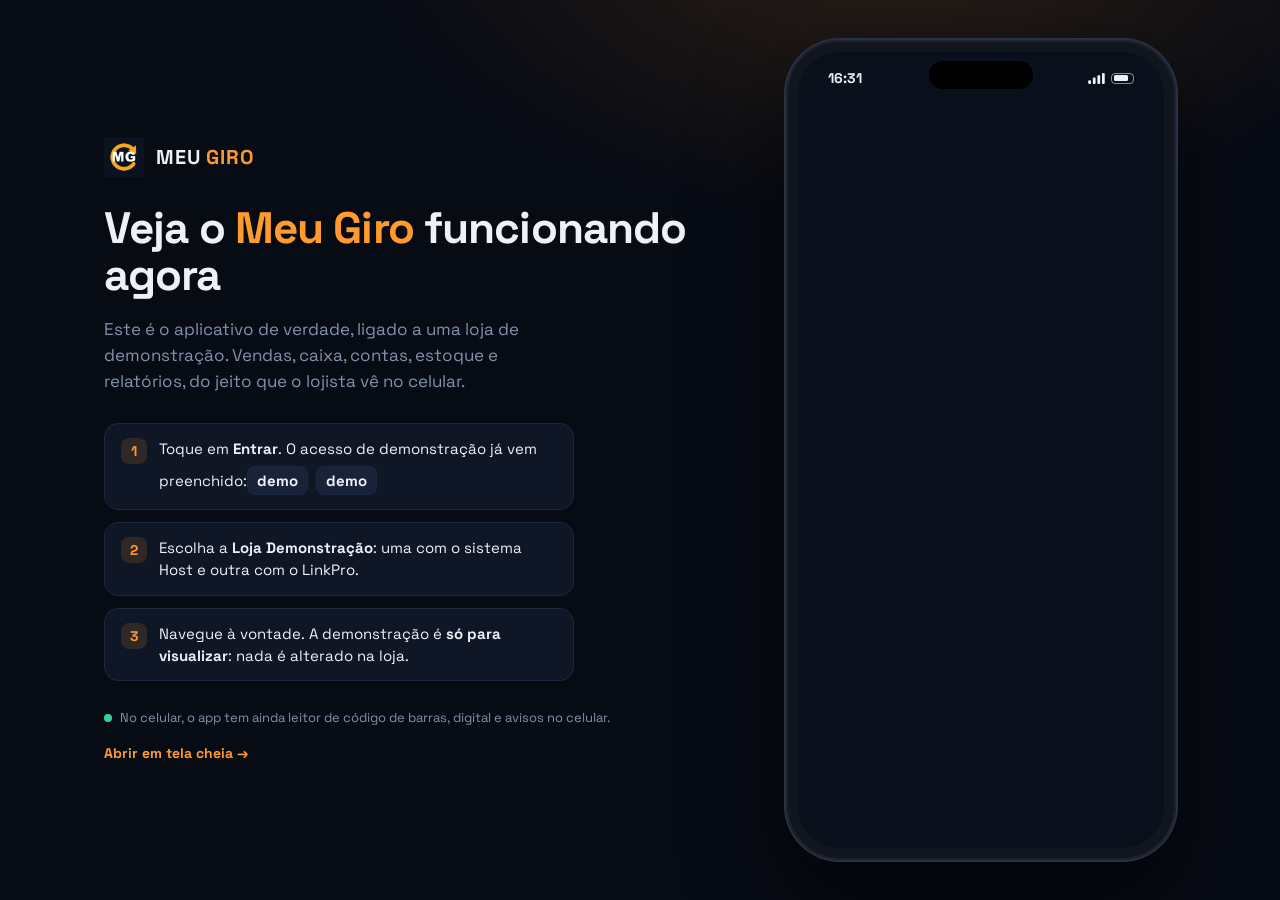
<file: demo.html>
<!doctype html>
<html lang="pt-BR">
<head>
<meta charset="utf-8">
<meta name="viewport" content="width=device-width, initial-scale=1">
<title>Meu Giro - Demonstração</title>
<meta name="description" content="Veja o aplicativo Meu Giro funcionando com uma loja de demonstração.">
<link rel="icon" type="image/svg+xml" href="vinny-mark.svg">
<link rel="preconnect" href="https://fonts.googleapis.com">
<link rel="preconnect" href="https://fonts.gstatic.com" crossorigin>
<link href="https://fonts.googleapis.com/css2?family=Space+Grotesk:wght@400;500;600;700&display=swap" rel="stylesheet">
<style>
  :root {
    --bg: #070b14; --card: #0f1626; --line: #1c2740; --text: #eef2f8; --muted: #8391ab;
    --orange: #ff9a2e; --green: #34d399;
  }
  * { box-sizing: border-box; margin: 0; padding: 0; }
  html, body { min-height: 100%; background: var(--bg); color: var(--text); font-family: "Space Grotesk", "Segoe UI", sans-serif; }
  body { background: radial-gradient(900px 520px at 70% -10%, rgba(255,138,30,.16), transparent 60%), var(--bg); }
  .wrap { max-width: 1120px; margin: 0 auto; padding: 40px 24px; display: grid; grid-template-columns: 1fr auto; gap: 56px; align-items: center; min-height: 100vh; }
  .marca { display: flex; align-items: center; gap: 12px; margin-bottom: 28px; }
  .marca img { height: 40px; }
  .marca b { font-size: 20px; letter-spacing: .04em; } .marca b span { color: var(--orange); }
  h1 { font-size: 44px; line-height: 1.08; letter-spacing: -.02em; margin-bottom: 16px; }
  h1 em { font-style: normal; color: var(--orange); }
  .sub { font-size: 17px; color: var(--muted); line-height: 1.55; max-width: 470px; margin-bottom: 28px; }
  .passos { list-style: none; display: grid; gap: 12px; margin-bottom: 28px; max-width: 470px; }
  .passos li { display: flex; gap: 12px; align-items: flex-start; background: var(--card); border: 1px solid var(--line); border-radius: 14px; padding: 14px 16px; font-size: 15px; line-height: 1.45; }
  .passos .n { flex: none; width: 26px; height: 26px; border-radius: 8px; background: rgba(255,154,46,.14); color: var(--orange); font-weight: 700; display: grid; place-items: center; font-size: 14px; }
  .cred { display: inline-flex; gap: 8px; margin-top: 6px; }
  .cred code { background: #182238; border: 1px solid var(--line); border-radius: 8px; padding: 3px 9px; font-family: "Space Grotesk", monospace; font-weight: 700; color: var(--text); }
  .nota { font-size: 13px; color: var(--muted); display: flex; gap: 8px; align-items: center; }
  .nota i { width: 8px; height: 8px; border-radius: 50%; background: var(--green); display: inline-block; }
  .abrir { display: inline-block; margin-top: 18px; color: var(--orange); font-weight: 700; text-decoration: none; font-size: 14px; }

  .celular { width: 390px; height: 820px; border-radius: 54px; padding: 12px; background: #11151d;
    box-shadow: 0 0 0 2px #2a3140, 0 40px 90px rgba(0,0,0,.6), inset 0 0 0 2px #1d2230; }
  .tela { width: 100%; height: 100%; border-radius: 42px; overflow: hidden; background: #0a0f1c; display: flex; flex-direction: column; }
  /* barra de status de mentira: o recorte fica aqui, o app começa embaixo (como a área segura do iPhone) */
  .status { flex: none; height: 46px; display: flex; align-items: center; justify-content: space-between; padding: 6px 30px 0; font-size: 14px; font-weight: 700; position: relative; }
  .status::after { content: ""; position: absolute; top: 9px; left: 50%; transform: translateX(-50%); width: 104px; height: 28px; border-radius: 18px; background: #000; }
  .status .ic { display: flex; gap: 6px; align-items: center; }
  .status .bat { width: 23px; height: 11px; border: 1.5px solid rgba(238,242,248,.55); border-radius: 4px; padding: 1.5px; }
  .status .bat i { display: block; width: 80%; height: 100%; background: var(--text); border-radius: 1.5px; }
  .tela iframe { flex: 1; width: 100%; border: 0; display: block; background: #0a0f1c; }

  @media (max-width: 900px) {
    .wrap { grid-template-columns: 1fr; gap: 28px; padding: 24px 16px; min-height: auto; }
    h1 { font-size: 32px; }
    .celular { width: 100%; max-width: 420px; height: 80vh; min-height: 640px; margin: 0 auto; border-radius: 36px; padding: 8px; }
    .tela { border-radius: 30px; }
    .status { display: none; }
  }
</style>
</head>
<body>
<main class="wrap">
  <section>
    <div class="marca"><img src="meugiro-logo.png" alt="Meu Giro"><b>MEU <span>GIRO</span></b></div>
    <h1>Veja o <em>Meu Giro</em> funcionando agora</h1>
    <p class="sub">Este é o aplicativo de verdade, ligado a uma loja de demonstração. Vendas, caixa, contas, estoque e relatórios, do jeito que o lojista vê no celular.</p>
    <ol class="passos">
      <li><span class="n">1</span><div>Toque em <b>Entrar</b>. O acesso de demonstração já vem preenchido:<div class="cred"><code>demo</code><code>demo</code></div></div></li>
      <li><span class="n">2</span><div>Escolha a <b>Loja Demonstração</b>: uma com o sistema Host e outra com o LinkPro.</div></li>
      <li><span class="n">3</span><div>Navegue à vontade. A demonstração é <b>só para visualizar</b>: nada é alterado na loja.</div></li>
    </ol>
    <p class="nota"><i></i>No celular, o app tem ainda leitor de código de barras, digital e avisos no celular.</p>
    <a class="abrir" href="https://api.vinnytecnologia.com.br/demo/" target="_blank" rel="noopener">Abrir em tela cheia &rarr;</a>
  </section>
  <div class="celular">
    <div class="tela">
      <div class="status">
        <span id="hora">9:41</span>
        <span class="ic">
          <svg width="17" height="11" viewBox="0 0 18 12" fill="#eef2f8"><rect x="0" y="8" width="3" height="4" rx="1"/><rect x="5" y="5" width="3" height="7" rx="1"/><rect x="10" y="2.5" width="3" height="9.5" rx="1"/><rect x="15" y="0" width="3" height="12" rx="1"/></svg>
          <span class="bat"><i></i></span>
        </span>
      </div>
      <iframe src="https://api.vinnytecnologia.com.br/demo/" title="Aplicativo Meu Giro (demonstração)" allow="clipboard-write"></iframe>
    </div>
  </div>
<script>
  (function () {
    var el = document.getElementById('hora');
    function tick() { var d = new Date(); el.textContent = d.getHours() + ':' + String(d.getMinutes()).padStart(2, '0'); }
    tick(); setInterval(tick, 20000);
  })();
</script>
</main>
</body>
</html>
</file>
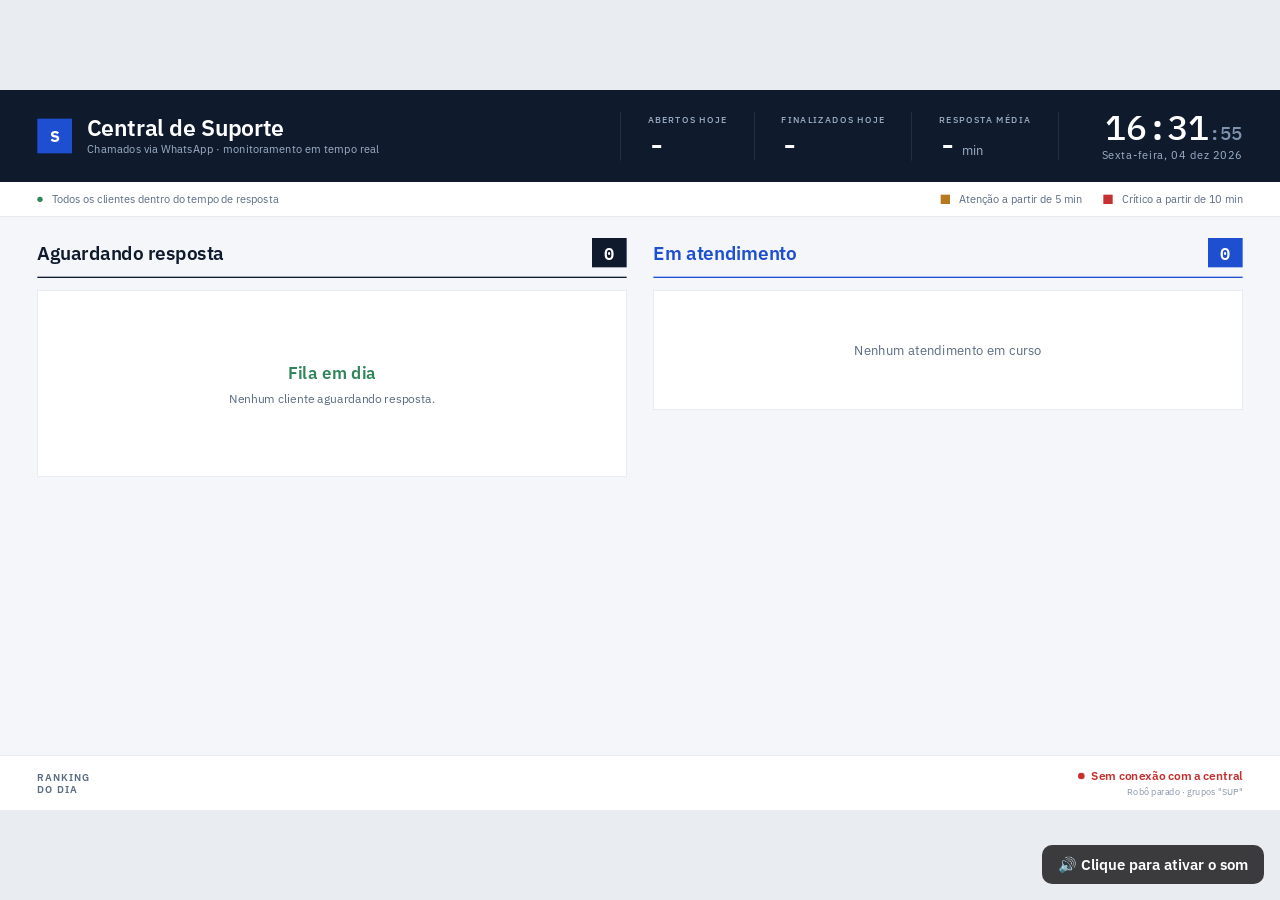
<file: tv-suporte.html>
<!doctype html>
<html lang="pt-BR">
<head>
<meta charset="utf-8">
<meta name="viewport" content="width=device-width, initial-scale=1">
<title>Suporte na TV</title>
<link rel="icon" href="vinny-mark.svg">
<link rel="preconnect" href="https://fonts.googleapis.com">
<link rel="preconnect" href="https://fonts.gstatic.com" crossorigin>
<link href="https://fonts.googleapis.com/css2?family=Chakra+Petch:wght@400;500;600;700&family=JetBrains+Mono:wght@400;600;800&family=IBM+Plex+Sans:wght@400;500;600;700&family=IBM+Plex+Mono:wght@400;500;600&display=swap" rel="stylesheet">
<style>
/* TV do suporte (chamados dos grupos "SUP" do WhatsApp). Dois temas: Escuro (neon) e Claro (corporativo).
   Tela fixa de 1920x1080 escalada pro tamanho da TV. Tema automático (claro 8h-15h, escuro 15h-8h); tecla T troca até a próxima virada, N mostra um chamado de teste. */
html, body { margin: 0; padding: 0; overflow: hidden; height: 100%; }
* { box-sizing: border-box; }
#stage { position: fixed; inset: 0; overflow: hidden; }
#tela { position: absolute; left: 0; top: 0; width: 1920px; height: 1080px; transform-origin: 0 0; overflow: hidden;
  display: grid; grid-template-rows: auto auto 1fr auto; }
.mono { font-variant-numeric: tabular-nums; }
.so-escuro, .so-claro { display: none; }
body.escuro .so-escuro, body.claro .so-claro { display: initial; }
body.escuro .so-escuro.flex, body.claro .so-claro.flex { display: flex; }

@keyframes pulse { 0%,100% { opacity: 1; transform: scale(1) } 50% { opacity: .35; transform: scale(.8) } }
@keyframes pisca { 0%,100% { opacity: 1 } 50% { opacity: .35 } }
@keyframes scan { 0% { transform: translateY(-100%) } 100% { transform: translateY(1100%) } }
@keyframes shrink { from { transform: scaleX(1) } to { transform: scaleX(0) } }
@keyframes popIn { 0% { opacity: 0; transform: scale(.92) translateY(30px); filter: blur(10px) } 100% { opacity: 1; transform: none; filter: none } }
@keyframes rise { 0% { opacity: 0; transform: translateY(24px) } 100% { opacity: 1; transform: none } }
@keyframes fadeIn { from { opacity: 0 } to { opacity: 1 } }
@keyframes ring { 0% { transform: translate(-50%,-50%) scale(.4); opacity: .9 } 100% { transform: translate(-50%,-50%) scale(2.4); opacity: 0 } }
@keyframes slideIn { from { opacity: 0; transform: translateX(-24px) } to { opacity: 1; transform: none } }
@keyframes stripe { from { background-position: 0 0 } to { background-position: 56px 0 } }
@keyframes glowText { 0%,100% { text-shadow: 0 0 18px rgba(91,231,255,.55) } 50% { text-shadow: 0 0 36px rgba(91,231,255,.95) } }
@keyframes critDark { 0%,100% { box-shadow: 0 0 0 1px rgba(255,77,94,.9), 0 0 30px rgba(255,77,94,.35) } 50% { box-shadow: 0 0 0 1px rgba(255,77,94,.4), 0 0 70px rgba(255,77,94,.7) } }
@keyframes critLight { 0%,100% { box-shadow: 0 0 0 1px rgba(197,48,48,.9), 0 6px 18px rgba(197,48,48,.12) } 50% { box-shadow: 0 0 0 3px rgba(197,48,48,.55), 0 6px 26px rgba(197,48,48,.28) } }

/* ===================== TEMA ESCURO ===================== */
body.escuro { background: #03050b; font-family: 'Chakra Petch', sans-serif; }
body.escuro #tela { background: radial-gradient(ellipse 70% 55% at 15% 0%, rgba(40,90,170,.22), transparent 70%),
  radial-gradient(ellipse 60% 50% at 100% 100%, rgba(120,60,200,.16), transparent 70%), #04070f; color: #e8f1ff;
  padding: 36px 48px 28px; gap: 24px; }
body.escuro .grade { position: absolute; inset: 0; pointer-events: none; background-size: 48px 48px;
  background-image: linear-gradient(rgba(91,231,255,.045) 1px, transparent 1px), linear-gradient(90deg, rgba(91,231,255,.045) 1px, transparent 1px); }
body.escuro .scan { position: absolute; left: 0; right: 0; height: 90px; pointer-events: none;
  background: linear-gradient(180deg, transparent, rgba(91,231,255,.05), transparent); animation: scan 9s linear infinite; }
body.escuro .mono, body.escuro .num { font-family: 'JetBrains Mono', monospace; }

body.escuro header { position: relative; display: grid; grid-template-columns: 1fr auto auto; align-items: center; gap: 48px; }
.logo-d { position: relative; width: 64px; height: 64px; border: 1.5px solid rgba(91,231,255,.7); transform: rotate(45deg); display: grid; place-items: center;
  box-shadow: 0 0 24px rgba(91,231,255,.35), inset 0 0 18px rgba(91,231,255,.25); }
.logo-d i { width: 22px; height: 22px; background: #5be7ff; box-shadow: 0 0 20px #5be7ff; animation: pulse 2.4s ease-in-out infinite; }
body.escuro .tit1 { font-size: 44px; font-weight: 700; letter-spacing: .14em; line-height: 1; animation: glowText 4s ease-in-out infinite; }
body.escuro .tit2 { font-family: 'JetBrains Mono', monospace; font-size: 16px; letter-spacing: .32em; color: #7d93b8; }
body.escuro .kpis { display: flex; gap: 16px; }
body.escuro .kpi { min-width: 190px; padding: 14px 26px; border: 1px solid rgba(91,231,255,.22); display: flex; flex-direction: column-reverse; gap: 6px;
  background: linear-gradient(180deg, rgba(91,231,255,.08), rgba(91,231,255,.02));
  clip-path: polygon(14px 0, 100% 0, 100% calc(100% - 14px), calc(100% - 14px) 100%, 0 100%, 0 14px); }
body.escuro .kpi .v { font-family: 'JetBrains Mono', monospace; font-size: 48px; font-weight: 800; line-height: 1; }
body.escuro .kpi .l { font-size: 15px; letter-spacing: .22em; color: #7d93b8; font-weight: 600; }
body.escuro .kpi .u { font-size: 20px; font-weight: 600; margin-left: 8px; }
body.escuro #kAbertos { color: #fff; } body.escuro #kFin { color: #7dffb2; } body.escuro #kResp, body.escuro .kpi .u { color: #5be7ff; }
body.escuro .relogio { display: flex; flex-direction: column; align-items: flex-end; gap: 6px; min-width: 260px; }
body.escuro #hora { font-family: 'JetBrains Mono', monospace; font-size: 62px; font-weight: 600; line-height: 1; color: #fff; }
body.escuro #hora span { color: #5be7ff; font-size: 34px; }
body.escuro #data { font-size: 17px; letter-spacing: .24em; color: #7d93b8; font-weight: 600; }

body.escuro .faixa { height: 46px; display: flex; align-items: center; gap: 18px; padding: 0 22px; position: relative; }
body.escuro .faixa.ok { gap: 14px; border-top: 1px solid rgba(91,231,255,.14); border-bottom: 1px solid rgba(91,231,255,.14);
  font-family: 'JetBrains Mono', monospace; font-size: 15px; letter-spacing: .2em; color: #5d7396; }
body.escuro .faixa.crit { background: repeating-linear-gradient(135deg, rgba(255,77,94,.22) 0 14px, rgba(255,77,94,.08) 14px 28px); background-size: 56px 100%;
  animation: stripe 1.2s linear infinite; border: 1px solid rgba(255,77,94,.7); color: #ffd9dd; font-size: 21px; font-weight: 600; letter-spacing: .08em; }
body.escuro .faixa.warn { border: 1px solid rgba(255,200,61,.6); background: rgba(255,200,61,.1); color: #ffe8a8; font-size: 21px; font-weight: 600; letter-spacing: .08em; }
.faixa .pt { width: 12px; height: 12px; border-radius: 50%; flex: none; }
body.escuro .faixa.crit .pt { background: #ff4d5e; box-shadow: 0 0 14px #ff4d5e; animation: pulse .8s infinite; }
body.escuro .faixa.warn .pt { background: #ffc83d; box-shadow: 0 0 14px #ffc83d; animation: pulse 1.4s infinite; }
body.escuro .faixa.ok .pt { width: 8px; height: 8px; background: #7dffb2; box-shadow: 0 0 10px #7dffb2; }
body.escuro .faixa b { color: #fff; font-weight: 700; letter-spacing: .2em; }
body.escuro .faixa .nomes { color: #fff; font-weight: 700; letter-spacing: .04em; white-space: nowrap; overflow: hidden; text-overflow: ellipsis; }
.faixa .linha { flex: 1; height: 1px; }
body.escuro .faixa .linha { background: linear-gradient(90deg, rgba(91,231,255,.25), transparent); }
.faixa .sw { width: 18px; height: 4px; }

body.escuro main { position: relative; display: grid; grid-template-columns: minmax(0,1fr) minmax(0,1fr); gap: 40px; min-height: 0; }
.col { display: flex; flex-direction: column; gap: 18px; min-height: 0; }
.col-h { display: flex; align-items: center; gap: 18px; }
body.escuro .col-h .dia { width: 14px; height: 14px; transform: rotate(45deg); }
body.escuro .col-h .t { font-size: 34px; font-weight: 700; letter-spacing: .24em; }
body.escuro .col-h .linha { flex: 1; height: 1px; }
body.escuro .col-h .n { font-family: 'JetBrains Mono', monospace; font-size: 40px; font-weight: 800; }
body.escuro .esp .dia { background: #ffc83d; box-shadow: 0 0 16px #ffc83d; animation: pulse 1.6s infinite; }
body.escuro .esp .t, body.escuro .esp .n { color: #ffc83d; } body.escuro .esp .linha { background: linear-gradient(90deg, rgba(255,200,61,.5), transparent); }
body.escuro .atd .dia { background: #5be7ff; box-shadow: 0 0 16px #5be7ff; }
body.escuro .atd .t, body.escuro .atd .n { color: #5be7ff; } body.escuro .atd .linha { background: linear-gradient(90deg, rgba(91,231,255,.5), transparent); }
.lista { display: flex; flex-direction: column; gap: 14px; min-height: 0; overflow-y: auto; scrollbar-width: none; }
.lista::-webkit-scrollbar { display: none; }
.lista > * { flex-shrink: 0; }
.lista.mais { -webkit-mask-image: linear-gradient(#000 88%, transparent); mask-image: linear-gradient(#000 88%, transparent); }

/* card aguardando (escuro) */
body.escuro .cw { position: relative; padding: 20px 28px 18px 32px; display: flex; flex-direction: column; gap: 12px;
  background: linear-gradient(90deg, var(--tint), rgba(12,20,38,.75) 55%); border: 1px solid var(--borda);
  clip-path: polygon(18px 0, 100% 0, 100% calc(100% - 18px), calc(100% - 18px) 100%, 0 100%, 0 18px); }
body.escuro .cw.novo { animation: slideIn .5s ease-out; }
body.escuro .cw.crit { animation: critDark 1.2s ease-in-out infinite; }
body.escuro .cw .barra-l { position: absolute; left: 0; top: 18px; bottom: 0; width: 4px; background: var(--cor); box-shadow: 0 0 16px var(--cor); }
.cw .topo, .ca .topo { display: grid; grid-template-columns: minmax(0,1fr) auto; gap: 24px; align-items: start; }
.cw .info, .ca .info { display: flex; flex-direction: column; gap: 6px; min-width: 0; }
body.escuro .cw .g { font-size: 32px; font-weight: 700; letter-spacing: .04em; line-height: 1.1; }
.g, .uma { white-space: nowrap; overflow: hidden; text-overflow: ellipsis; }
body.escuro .cw .c { font-size: 19px; color: #8aa0c4; } body.escuro .cw .c b { color: #d8e4f7; font-weight: 600; }
body.escuro .cw .m { font-size: 21px; color: #c3d1e8; line-height: 1.35; }
.m2 { display: -webkit-box; -webkit-line-clamp: 2; -webkit-box-orient: vertical; overflow: hidden; }
.tempo { display: flex; flex-direction: column; align-items: flex-end; gap: 2px; }
body.escuro .cw .tm { font-family: 'JetBrains Mono', monospace; font-size: 46px; font-weight: 800; line-height: 1; color: var(--cor); text-shadow: 0 0 22px var(--cor); }
body.escuro .cw .lb { font-size: 14px; letter-spacing: .24em; color: var(--cor); font-weight: 600; }
.prog { position: relative; height: 6px; }
body.escuro .prog { background: rgba(255,255,255,.07); }
.prog .p { position: absolute; left: 0; top: 0; bottom: 0; background: var(--cor); }
body.escuro .prog .p { box-shadow: 0 0 12px var(--cor); }
.prog .marca { position: absolute; left: 50%; top: -4px; bottom: -4px; width: 2px; }
body.escuro .prog .marca { background: rgba(255,200,61,.8); }

/* card em atendimento (escuro) */
body.escuro .ca { position: relative; display: grid; grid-template-columns: auto minmax(0,1fr) auto; gap: 22px; align-items: center;
  padding: 18px 28px 18px 22px; background: linear-gradient(90deg, rgba(91,231,255,.09), rgba(12,20,38,.75) 50%);
  border: 1px solid rgba(91,231,255,.22); clip-path: polygon(18px 0, 100% 0, 100% calc(100% - 18px), calc(100% - 18px) 100%, 0 100%, 0 18px); }
body.escuro .ca.novo { animation: slideIn .5s ease-out; }
body.escuro .ca.crit { border-color: rgba(255,77,94,.7); animation: critDark 1.2s ease-in-out infinite; }
body.escuro .ca.warn { border-color: rgba(255,200,61,.6); }
body.escuro .ca .av { width: 68px; height: 68px; border-radius: 50%; border: 2px solid var(--tec); display: grid; place-items: center;
  box-shadow: 0 0 20px var(--tecg), inset 0 0 14px var(--tecg); font-size: 24px; font-weight: 700; color: var(--tec); }
body.escuro .ca .g { font-size: 28px; font-weight: 700; letter-spacing: .04em; line-height: 1.1; }
body.escuro .ca .c { font-size: 19px; color: #8aa0c4; } body.escuro .ca .c b { color: var(--tec); font-weight: 700; }
body.escuro .ca .m { font-size: 19px; color: #aebdd6; }
body.escuro .ca .tm { font-family: 'JetBrains Mono', monospace; font-size: 34px; font-weight: 700; color: #d8e4f7; line-height: 1; }
body.escuro .ca .lb { font-size: 13px; letter-spacing: .24em; color: #5d7396; font-weight: 600; }
body.escuro .ca.warn .tm, body.escuro .ca.warn .lb { color: #ffc83d; }
body.escuro .ca.crit .tm, body.escuro .ca.crit .lb { color: #ff4d5e; text-shadow: 0 0 18px #ff4d5e; }

body.escuro .vazio-w { flex: 1; min-height: 300px; display: flex; flex-direction: column; align-items: center; justify-content: center; gap: 18px;
  border: 1px dashed rgba(125,255,178,.25); color: #7dffb2; }
body.escuro .vazio-w .bola { width: 70px; height: 70px; border: 2px solid #7dffb2; border-radius: 50%; display: grid; place-items: center; box-shadow: 0 0 30px rgba(125,255,178,.3); }
body.escuro .vazio-w .bola i { width: 14px; height: 14px; border-radius: 50%; background: #7dffb2; animation: pulse 2s infinite; }
body.escuro .vazio-w .t1 { font-size: 28px; font-weight: 600; letter-spacing: .16em; }
body.escuro .vazio-w .t2 { font-size: 19px; color: #7d93b8; }
body.escuro .vazio-a { min-height: 200px; display: flex; align-items: center; justify-content: center; border: 1px dashed rgba(91,231,255,.2); font-size: 22px; color: #5d7396; letter-spacing: .1em; }

body.escuro footer { position: relative; display: grid; grid-template-columns: auto minmax(0,1fr) auto; gap: 28px; align-items: center; padding-top: 18px; border-top: 1px solid rgba(91,231,255,.16); }
body.escuro .rk-t { font-family: 'JetBrains Mono', monospace; font-size: 15px; letter-spacing: .26em; color: #5d7396; }
.rank { display: flex; gap: 14px; min-width: 0; }
.rk { flex: 1; min-width: 0; display: flex; flex-direction: column; gap: 8px; }
body.escuro .rk { padding: 10px 16px; background: rgba(91,231,255,.03); border: 1px solid rgba(91,231,255,.12); }
body.escuro .rk.lider { background: rgba(91,231,255,.09); }
.rk .ln { display: flex; align-items: baseline; gap: 10px; white-space: nowrap; }
body.escuro .rk .ps { font-family: 'JetBrains Mono', monospace; font-size: 15px; color: #5d7396; }
body.escuro .rk .nm { font-size: 20px; font-weight: 700; color: var(--cor); overflow: hidden; text-overflow: ellipsis; }
body.escuro .rk .ct { margin-left: auto; font-family: 'JetBrains Mono', monospace; font-size: 22px; font-weight: 800; color: #fff; }
.rk .br { height: 4px; } .rk .br div { height: 100%; background: var(--cor); }
body.escuro .rk .br { background: rgba(255,255,255,.06); } body.escuro .rk .br div { box-shadow: 0 0 10px var(--cor); }
.st { display: flex; flex-direction: column; align-items: flex-end; gap: 6px; }
.st .s1 { display: flex; align-items: center; gap: 10px; font-size: 19px; font-weight: 600; }
.st .s1 i { width: 10px; height: 10px; border-radius: 50%; animation: pulse 2s infinite; }
body.escuro .st .s1 { color: #7dffb2; } body.escuro .st .s1 i { background: #7dffb2; box-shadow: 0 0 12px #7dffb2; }
body.escuro .st.off .s1 { color: #ff4d5e; } body.escuro .st.off .s1 i { background: #ff4d5e; box-shadow: 0 0 12px #ff4d5e; animation: pulse .8s infinite; }
body.escuro .st .s2 { font-family: 'JetBrains Mono', monospace; font-size: 13px; letter-spacing: .2em; color: #5d7396; }

/* pop-up novo chamado (escuro) */
#pop { position: absolute; inset: 0; z-index: 10; display: none; place-items: center; animation: fadeIn .35s ease-out; }
#pop.on { display: grid; }
body.escuro #pop { background: radial-gradient(ellipse at center, rgba(8,30,60,.82), rgba(2,4,10,.93) 70%); backdrop-filter: blur(10px); }
body.escuro #pop .anel { position: absolute; left: 50%; top: 50%; width: 900px; height: 900px; border-radius: 50%; border: 2px solid rgba(91,231,255,.5); animation: ring 2.4s ease-out infinite; }
body.escuro #pop .anel.a2 { border-color: rgba(91,231,255,.4); animation-delay: 1.2s; }
body.escuro #pop .box { position: relative; width: 1280px; padding: 56px 72px 0; display: flex; flex-direction: column; gap: 28px;
  background: linear-gradient(180deg, rgba(18,40,72,.92), rgba(6,12,26,.95)); border: 1px solid rgba(91,231,255,.6);
  clip-path: polygon(36px 0, 100% 0, 100% calc(100% - 36px), calc(100% - 36px) 100%, 0 100%, 0 36px); box-shadow: 0 0 120px rgba(91,231,255,.3);
  animation: popIn .6s cubic-bezier(.2,.9,.3,1.2); }
body.escuro #pop .cab { display: flex; align-items: center; gap: 18px; }
body.escuro #pop .cab i { width: 16px; height: 16px; border-radius: 50%; background: #5be7ff; box-shadow: 0 0 20px #5be7ff; animation: pulse .7s infinite; }
body.escuro #pop .cab .tt { font-size: 28px; font-weight: 700; letter-spacing: .4em; color: #5be7ff; }
body.escuro #pop .cab .linha { flex: 1; height: 1px; background: linear-gradient(90deg, rgba(91,231,255,.6), transparent); }
body.escuro #pop .cab .hr { font-family: 'JetBrains Mono', monospace; font-size: 24px; color: #7d93b8; }
.pop-corpo { display: flex; flex-direction: column; gap: 28px; }
.pop-g { display: flex; flex-direction: column; gap: 10px; }
body.escuro #pop .rot { font-family: 'JetBrains Mono', monospace; font-size: 18px; letter-spacing: .3em; color: #7d93b8; }
body.escuro #pop .grp { font-size: 88px; font-weight: 700; line-height: 1; letter-spacing: .02em; color: #fff; text-shadow: 0 0 40px rgba(91,231,255,.6); text-wrap: balance; }
body.escuro #pop .por { font-size: 28px; color: #8aa0c4; } body.escuro #pop .por b { color: #fff; font-weight: 600; }
body.escuro #pop .msg { padding: 30px 40px; background: rgba(91,231,255,.07); border-left: 4px solid #5be7ff; font-size: 40px; line-height: 1.35; color: #e8f1ff; text-wrap: pretty; }
#pop .tempo-pop { height: 6px; overflow: hidden; }
body.escuro #pop .tempo-pop { margin: 12px -72px 0; background: rgba(91,231,255,.12); }
#pop .tempo-pop div { height: 100%; transform-origin: left; }
body.escuro #pop .tempo-pop div { background: #5be7ff; box-shadow: 0 0 14px #5be7ff; }

/* ===================== TEMA CLARO ===================== */
body.claro { background: #e9ecf1; font-family: 'IBM Plex Sans', sans-serif; }
body.claro #tela { background: #f4f6f9; color: #0f1b2d; }
body.claro .mono, body.claro .num { font-family: 'IBM Plex Mono', monospace; }
body.claro .grade, body.claro .scan { display: none; }
body.claro header { display: grid; grid-template-columns: 1fr auto auto; align-items: center; gap: 56px; padding: 30px 56px; background: #0f1b2d; color: #fff; }
body.claro .logo-s { display: grid; }
.logo-s { width: 52px; height: 52px; background: #1f4fd1; place-items: center; font-weight: 700; font-size: 24px; }
body.claro .tit1 { font-size: 34px; font-weight: 600; line-height: 1; }
body.claro .tit2 { font-size: 17px; color: #9fb0c8; }
body.claro .kpis { display: flex; gap: 0; }
body.claro .kpi { padding: 2px 40px; border-left: 1px solid #2a3a52; display: flex; flex-direction: column; gap: 6px; }
body.claro .kpi:last-child { border-right: 1px solid #2a3a52; }
body.claro .kpi .l { font-size: 14px; letter-spacing: .12em; color: #9fb0c8; font-weight: 500; }
body.claro .kpi .v { font-family: 'IBM Plex Mono', monospace; font-size: 44px; font-weight: 600; line-height: 1; }
body.claro .kpi .u { font-size: 20px; color: #9fb0c8; margin-left: 8px; }
body.claro .relogio { display: flex; flex-direction: column; align-items: flex-end; gap: 6px; min-width: 220px; }
body.claro #hora { font-family: 'IBM Plex Mono', monospace; font-size: 52px; font-weight: 500; line-height: 1; }
body.claro #hora span { color: #7f93b0; font-size: 28px; }
body.claro #data { font-size: 16px; color: #9fb0c8; letter-spacing: .08em; }

body.claro .faixa { height: 52px; display: flex; align-items: center; gap: 16px; padding: 0 56px; font-size: 20px; }
body.claro .faixa.crit { background: #c53030; color: #fff; animation: fadeIn .3s ease-out; }
body.claro .faixa.warn { background: #fffaf0; color: #7b4a0e; border-bottom: 1px solid #f0d9a8; }
body.claro .faixa.ok { background: #fff; border-bottom: 1px solid #dde2ea; font-size: 16px; color: #5a6b82; gap: 14px; }
body.claro .faixa.crit .pt { width: 10px; height: 10px; background: #fff; animation: pisca 1s infinite; }
body.claro .faixa.warn .pt { width: 10px; height: 10px; background: #b7791f; animation: pisca 1.4s infinite; }
body.claro .faixa.ok .pt { width: 8px; height: 8px; background: #2f855a; }
body.claro .faixa b { font-weight: 700; letter-spacing: .1em; }
body.claro .faixa .nomes { font-weight: 600; white-space: nowrap; overflow: hidden; text-overflow: ellipsis; }
body.claro .faixa .sw { width: 14px; height: 14px; }

body.claro main { display: grid; grid-template-columns: minmax(0,1fr) minmax(0,1fr); gap: 40px; padding: 32px 56px 24px; min-height: 0; }
body.claro .col-h { gap: 14px; padding-bottom: 14px; }
body.claro .col-h .dia, body.claro .col-h .linha { display: none; }
body.claro .col-h .t { font-size: 28px; font-weight: 600; flex: 1; }
body.claro .col-h .n { min-width: 52px; height: 44px; padding: 0 12px; display: grid; place-items: center; color: #fff; font-family: 'IBM Plex Mono', monospace; font-size: 26px; font-weight: 600; }
body.claro .esp .col-h { border-bottom: 2px solid #0f1b2d; } body.claro .esp .n { background: #0f1b2d; }
body.claro .atd .col-h { border-bottom: 2px solid #1f4fd1; } body.claro .atd .t { color: #1f4fd1; } body.claro .atd .n { background: #1f4fd1; }

body.claro .cw { position: relative; display: flex; flex-direction: column; gap: 14px; padding: 20px 28px 20px 34px; background: var(--tint);
  border: 1px solid #dde2ea; box-shadow: 0 1px 2px rgba(15,27,45,.05); }
body.claro .cw.novo { animation: slideIn .4s ease-out; }
body.claro .cw.crit { animation: critLight 1.6s ease-in-out infinite; }
body.claro .cw .barra-l { position: absolute; left: 0; top: 0; bottom: 0; width: 6px; background: var(--cor); }
body.claro .cw .g { font-size: 28px; font-weight: 600; line-height: 1.15; }
body.claro .cw .c { font-size: 18px; color: #5a6b82; } body.claro .cw .c b { color: #0f1b2d; font-weight: 500; }
body.claro .cw .m { font-size: 20px; color: #2c3a4f; line-height: 1.4; }
body.claro .cw .tempo { gap: 6px; }
body.claro .cw .tm { font-family: 'IBM Plex Mono', monospace; font-size: 42px; font-weight: 600; line-height: 1; color: var(--cor); }
body.claro .cw .lb { padding: 3px 10px; font-size: 13px; letter-spacing: .1em; font-weight: 600; color: #fff; background: var(--cor); }
body.claro .prog { height: 4px; background: #e6eaf0; }
body.claro .prog .marca { top: -3px; bottom: -3px; background: #b7791f; }

body.claro .ca { display: grid; grid-template-columns: auto minmax(0,1fr) auto; gap: 22px; align-items: center; padding: 18px 28px 18px 22px;
  background: #fff; border: 1px solid #dde2ea; box-shadow: 0 1px 2px rgba(15,27,45,.05); }
body.claro .ca.novo { animation: slideIn .4s ease-out; }
body.claro .ca.warn { background: #fffaf0; border-color: #f0d9a8; }
body.claro .ca.crit { background: #fff5f5; animation: critLight 1.6s ease-in-out infinite; }
body.claro .ca .av { width: 60px; height: 60px; border-radius: 50%; background: var(--tec); color: #fff; display: grid; place-items: center; font-size: 21px; font-weight: 600; }
body.claro .ca .info { gap: 4px; }
body.claro .ca .g { font-size: 25px; font-weight: 600; line-height: 1.15; }
body.claro .ca .c { font-size: 18px; color: #5a6b82; } body.claro .ca .c b { color: var(--tec); font-weight: 600; }
body.claro .ca .m { font-size: 18px; color: #2c3a4f; }
body.claro .ca .tempo { gap: 4px; }
body.claro .ca .tm { font-family: 'IBM Plex Mono', monospace; font-size: 30px; font-weight: 500; line-height: 1; }
body.claro .ca .lb { font-size: 13px; letter-spacing: .1em; color: #5a6b82; }
body.claro .ca.warn .tm, body.claro .ca.warn .lb { color: #b7791f; font-weight: 600; }
body.claro .ca.crit .tm, body.claro .ca.crit .lb { color: #c53030; font-weight: 600; }

body.claro .vazio-w { min-height: 280px; display: flex; flex-direction: column; align-items: center; justify-content: center; gap: 10px; background: #fff; border: 1px solid #dde2ea; }
body.claro .vazio-w .bola { display: none; }
body.claro .vazio-w .t1 { font-size: 26px; font-weight: 600; color: #2f855a; }
body.claro .vazio-w .t2 { font-size: 18px; color: #5a6b82; }
body.claro .vazio-a { min-height: 180px; display: flex; align-items: center; justify-content: center; background: #fff; border: 1px solid #dde2ea; font-size: 20px; color: #5a6b82; }

body.claro footer { display: grid; grid-template-columns: auto minmax(0,1fr) auto; gap: 32px; align-items: center; padding: 18px 56px; background: #fff; border-top: 1px solid #dde2ea; }
body.claro .rk-t { font-size: 15px; font-weight: 600; letter-spacing: .1em; color: #5a6b82; }
body.claro .rank { gap: 12px; }
body.claro .rk { padding: 10px 14px; border: 1px solid #e6eaf0; background: #f8f9fb; }
body.claro .rk .ln { gap: 8px; }
body.claro .rk .ps { font-family: 'IBM Plex Mono', monospace; font-size: 14px; color: #8593a8; }
body.claro .rk .nm { font-size: 18px; font-weight: 600; color: #0f1b2d; overflow: hidden; text-overflow: ellipsis; }
body.claro .rk .ct { margin-left: auto; font-family: 'IBM Plex Mono', monospace; font-size: 20px; font-weight: 600; }
body.claro .rk .br { background: #e6eaf0; }
body.claro .st { gap: 4px; }
body.claro .st .s1 { font-size: 18px; color: #2f855a; } body.claro .st .s1 i { background: #2f855a; }
body.claro .st.off .s1 { color: #c53030; } body.claro .st.off .s1 i { background: #c53030; animation: pisca .8s infinite; }
body.claro .st .s2 { font-size: 14px; color: #8593a8; }

body.claro #pop { background: rgba(15,27,45,.62); backdrop-filter: blur(4px); }
body.claro #pop .anel { display: none; }
body.claro #pop .box { width: 1200px; background: #fff; box-shadow: 0 30px 80px rgba(15,27,45,.35); animation: rise .45s cubic-bezier(.2,.8,.3,1); display: flex; flex-direction: column; }
body.claro #pop .cab { display: flex; align-items: center; gap: 16px; padding: 22px 56px; background: #1f4fd1; color: #fff; }
body.claro #pop .cab i { width: 12px; height: 12px; border-radius: 50%; background: #fff; animation: pisca .9s infinite; }
body.claro #pop .cab .tt { font-size: 24px; font-weight: 600; letter-spacing: .12em; }
body.claro #pop .cab .linha { flex: 1; }
body.claro #pop .cab .hr { font-family: 'IBM Plex Mono', monospace; font-size: 22px; }
body.claro #pop .pop-corpo { padding: 48px 56px 52px; }
body.claro #pop .rot { font-size: 16px; letter-spacing: .14em; color: #5a6b82; font-weight: 600; }
body.claro #pop .grp { font-size: 76px; font-weight: 700; line-height: 1.05; color: #0f1b2d; text-wrap: balance; }
body.claro #pop .por { font-size: 26px; color: #5a6b82; } body.claro #pop .por b { color: #0f1b2d; font-weight: 600; }
body.claro #pop .msg { padding: 28px 36px; background: #f4f6f9; border-left: 5px solid #1f4fd1; font-size: 36px; line-height: 1.4; color: #0f1b2d; text-wrap: pretty; }
body.claro #pop .tempo-pop { background: #e6eaf0; } body.claro #pop .tempo-pop div { background: #1f4fd1; }

/* aviso pra liberar o som / link inválido */
#som { position: fixed; right: 16px; bottom: 16px; z-index: 20; padding: 10px 16px; border-radius: 10px; font: 600 15px 'IBM Plex Sans', sans-serif;
  background: rgba(0,0,0,.75); color: #fff; cursor: pointer; }
#erro { position: fixed; inset: 0; z-index: 30; display: none; place-items: center; text-align: center; padding: 6vw;
  background: #04070f; color: #8aa0c4; font: 600 3.2vh 'IBM Plex Sans', sans-serif; }
</style>
</head>
<body class="escuro">
<div id="stage">
<div id="tela">
  <div class="grade"></div>
  <div style="position:absolute;inset:0;overflow:hidden;pointer-events:none"><div class="scan"></div></div>

  <header>
    <div style="display:flex;align-items:center;gap:22px">
      <div class="logo-d so-escuro" style="display:none"><i></i></div>
      <div class="logo-s so-claro">S</div>
      <div style="display:flex;flex-direction:column;gap:4px">
        <div class="tit1"><span class="so-escuro">SUPORTE</span><span class="so-claro">Central de Suporte</span></div>
        <div class="tit2"><span class="so-escuro">CENTRAL DE CHAMADOS · WHATSAPP</span><span class="so-claro">Chamados via WhatsApp · monitoramento em tempo real</span></div>
      </div>
    </div>
    <div class="kpis">
      <div class="kpi"><div class="l">ABERTOS HOJE</div><div class="v" id="kAbertos">-</div></div>
      <div class="kpi"><div class="l">FINALIZADOS HOJE</div><div class="v" id="kFin">-</div></div>
      <div class="kpi"><div class="l">RESPOSTA MÉDIA</div><div style="display:flex;align-items:baseline"><span class="v" id="kResp">-</span><span class="u">min</span></div></div>
    </div>
    <div class="relogio"><div id="hora"></div><div id="data"></div></div>
  </header>

  <div id="faixa" class="faixa ok"></div>

  <main>
    <section class="col esp">
      <div class="col-h"><span class="dia"></span><span class="t" id="tEsp">AGUARDANDO</span><span class="linha"></span><span class="n" id="nEsp">0</span></div>
      <div class="lista" id="esp"></div>
    </section>
    <section class="col atd">
      <div class="col-h"><span class="dia"></span><span class="t" id="tAtd">EM ATENDIMENTO</span><span class="linha"></span><span class="n" id="nAtd">0</span></div>
      <div class="lista" id="atd"></div>
    </section>
  </main>

  <footer>
    <div class="rk-t" id="rkT">RANKING<br>DE HOJE</div>
    <div class="rank" id="rank"></div>
    <div class="st" id="st"><div class="s1"><i></i><span id="stTxt">WhatsApp conectado</span></div><div class="s2" id="stSub">ROBÔ ATIVO · GRUPOS "SUP"</div></div>
  </footer>

  <div id="pop">
    <div class="anel"></div><div class="anel a2"></div>
    <div class="box">
      <div class="cab"><i></i><span class="tt">NOVO CHAMADO ABERTO</span><span class="linha"></span><span class="hr" id="popHora"></span></div>
      <div class="pop-corpo">
        <div class="pop-g">
          <div class="rot">GRUPO</div>
          <div class="grp" id="popGrupo"></div>
          <div class="por"><span id="popPor">enviado por</span> <b id="popCli"></b></div>
        </div>
        <div class="msg" id="popMsg"></div>
      </div>
      <div class="tempo-pop"><div id="popBarra"></div></div>
    </div>
  </div>
</div>
</div>
<div id="som">🔊 Clique para ativar o som</div>
<div id="erro"></div>

<script>
// TV do suporte: chamados abertos pelos grupos "SUP" do WhatsApp (central do Meu Giro).
// Link com a chave: tv-suporte.html?k=CHAVE (opcional: &tema=claro, &demo=1 pra ver com dados de exemplo).
var API = "https://api.vinnytecnologia.com.br/api/tv/suporte";
var qs = new URLSearchParams(location.search);
var CHAVE = qs.get("k") || "", DEMO = qs.get("demo") === "1";
var AMARELO = 300, VERMELHO = 600; // segundos esperando resposta (5 e 10 min)
var LONGO = 900; // chamado aberto há 15 min (mesmo com o técnico respondendo) também alerta
var POP_SEG = 8;                  // quanto tempo o aviso de chamado novo fica na tela

// ---------- tema: automático pelo horário de Brasília (claro das 8h às 15h, escuro das 15h às 8h) ----------
// T troca na mão até a próxima virada (8h ou 15h); ?tema=claro|escuro fixa.
function temaDoHorario() {
  var h = +new Date(Date.now() + (window.desvio || 0)).toLocaleString("en-US", { timeZone: "America/Sao_Paulo", hour: "numeric", hourCycle: "h23" });
  return h >= 8 && h < 15 ? "claro" : "escuro";
}
function temaAtual() {
  var t = (qs.get("tema") || "").toLowerCase();
  if (t === "claro" || t === "escuro") return t;
  var auto = temaDoHorario();
  try {
    var m = JSON.parse(localStorage.getItem("tvSuporteTemaManual") || "null");
    if (m && m.faixa === auto) return m.tema; // trocou no T nesta faixa de horário
    localStorage.removeItem("tvSuporteTemaManual");
  } catch (e) {}
  return auto;
}
var tema = temaAtual();
setInterval(function () { var t = temaAtual(); if (t !== tema) { tema = t; aplicarTema(); } }, 60e3);
function aplicarTema() {
  document.body.className = tema;
  document.querySelector(".logo-d").style.display = tema === "escuro" ? "grid" : "none";
  document.getElementById("tEsp").textContent = tema === "escuro" ? "AGUARDANDO" : "Aguardando resposta";
  document.getElementById("tAtd").textContent = tema === "escuro" ? "EM ATENDIMENTO" : "Em atendimento";
  document.getElementById("rkT").innerHTML = tema === "escuro" ? "RANKING<br>DE HOJE" : "RANKING<br>DO DIA";
  document.getElementById("popPor").textContent = tema === "escuro" ? "enviado por" : "Enviado por";
  lojaCards.clear(); // recria os cards no estilo do tema
  desenhar();
}

// ---------- escala 1920x1080 -> tamanho da TV ----------
function ajustar() {
  var s = Math.min(innerWidth / 1920, innerHeight / 1080);
  document.getElementById("tela").style.transform = "translate(" + (innerWidth - 1920 * s) / 2 + "px," + (innerHeight - 1080 * s) / 2 + "px) scale(" + s + ")";
}
addEventListener("resize", ajustar);

// ---------- som ----------
var ctx = null, somOk = false;
function liberarSom() {
  try { ctx = ctx || new (window.AudioContext || window.webkitAudioContext)(); ctx.resume(); somOk = true; document.getElementById("som").style.display = "none"; } catch (e) {}
}
function bip(vezes, freq) {
  if (!ctx || !somOk) return;
  try {
    var t0 = ctx.currentTime;
    for (var i = 0; i < vezes; i++) {
      var o = ctx.createOscillator(), g = ctx.createGain();
      o.type = "sine"; o.frequency.value = freq; o.connect(g); g.connect(ctx.destination);
      var t = t0 + i * 0.28;
      g.gain.setValueAtTime(0.0001, t); g.gain.exponentialRampToValueAtTime(0.3, t + 0.02); g.gain.exponentialRampToValueAtTime(0.0001, t + 0.22);
      o.start(t); o.stop(t + 0.24);
    }
  } catch (e) {}
}
addEventListener("pointerdown", liberarSom);
addEventListener("keydown", function (e) {
  liberarSom();
  if (e.key === "t" || e.key === "T") { tema = tema === "escuro" ? "claro" : "escuro"; try { localStorage.setItem("tvSuporteTemaManual", JSON.stringify({ tema: tema, faixa: temaDoHorario() })); } catch (x) {} aplicarTema(); }
  if (e.key === "n" || e.key === "N") mostrarNovo({ grupo: "SUP TESTE", cliente: "Teste", primeiraMensagem: "Chamado de teste (tecla N)", abertoEm: new Date().toISOString() });
  if (e.key === "Escape") fecharPop();
});

// ---------- utilidades ----------
function esc(s) { return String(s == null ? "" : s).replace(/[&<>"]/g, function (c) { return { "&": "&amp;", "<": "&lt;", ">": "&gt;", '"': "&quot;" }[c]; }); }
function pad(n) { return String(n).padStart(2, "0"); }
function fmt(s) { s = Math.max(0, Math.floor(s)); var m = Math.floor(s / 60); return m >= 100 ? Math.floor(m / 60) + "h" + pad(m % 60) : pad(m) + ":" + pad(s % 60); }
// "SUPORTE POSTO BEATRIZ - WEBPOSTO" -> "POSTO BEATRIZ - WEBPOSTO"
function nomeGrupo(g) { return String(g || "").replace(/^\s*sup(orte)?\.?\s*/i, "") || g || ""; }
var desvio = 0; // relógio do servidor - relógio da TV
function agora() { return Date.now() + desvio; }
function seg(iso) { return iso ? (agora() - new Date(iso).getTime()) / 1000 : 0; }
function hexA(h, a) { var n = parseInt(h.slice(1), 16); return "rgba(" + (n >> 16) + "," + ((n >> 8) & 255) + "," + (n & 255) + "," + a + ")"; }

var COR_ESC = { "Lucas": "#5be7ff", "Emerson": "#b18cff", "Ingrid": "#ff7ad9", "Renzo": "#7dffb2", "Wilton": "#4da3ff", "Raizes Tecnologia": "#ffb35b" };
var COR_CLA = { "Lucas": "#1f4fd1", "Emerson": "#5a4fcf", "Ingrid": "#b83280", "Renzo": "#2f855a", "Wilton": "#0b7285", "Raizes Tecnologia": "#9c4221" };
var EXTRA_ESC = ["#ffd166", "#06d6a0", "#ef476f", "#8ecae6"], EXTRA_CLA = ["#7b341e", "#285e61", "#702459", "#2c5282"];
function corTec(nome) {
  var m = tema === "escuro" ? COR_ESC : COR_CLA;
  if (m[nome]) return m[nome];
  var x = tema === "escuro" ? EXTRA_ESC : EXTRA_CLA, h = 0;
  for (var i = 0; i < (nome || "").length; i++) h = (h * 31 + nome.charCodeAt(i)) >>> 0;
  return x[h % x.length];
}
function iniciais(n) { return String(n || "?").split(/\s+/).map(function (x) { return x[0] || ""; }).join("").slice(0, 2).toUpperCase(); }
var CORES = { escuro: { ok: "#5be7ff", warn: "#ffc83d", crit: "#ff4d5e" }, claro: { ok: "#3d5a80", warn: "#b7791f", crit: "#c53030" } };
var TINT_CLARO = { ok: "#ffffff", warn: "#fffaf0", crit: "#fff5f5" };
function nivel(s) { return s >= VERMELHO ? "crit" : s >= AMARELO ? "warn" : "ok"; }

// ---------- dados ----------
var dados = { chamados: [], hoje: {}, tecnicos: [], conector: true };
var vistos = null, lojaCards = new Map(), bipados = new Set(), ultimoBipCrit = 0;

function carregar() {
  if (DEMO) { if (!dados._demo) dados = demo(); desenhar(); return; }
  fetch(API + "?k=" + encodeURIComponent(CHAVE)).then(function (r) {
    if (r.status === 401) throw new Error("chave");
    return r.json();
  }).then(function (j) {
    var d = j.data || {};
    if (d.agora) desvio = new Date(d.agora).getTime() - Date.now();
    // chamado novo (aguardando) que ainda não tinha aparecido: aviso grande na tela
    var ids = {};
    (d.chamados || []).forEach(function (c) { ids[c.id] = 1; });
    if (vistos) (d.chamados || []).forEach(function (c) { if (!vistos[c.id] && c.status === "ABERTO") mostrarNovo(c); });
    vistos = ids;
    dados = d;
    document.getElementById("erro").style.display = "none";
    desenhar();
  }).catch(function (e) {
    if (e.message === "chave") {
      var el = document.getElementById("erro"); el.style.display = "grid";
      el.textContent = "Link da TV inválido. Abra pelo painel: Suporte > Conector e TV > Abrir.";
    } else {
      dados.conector = false; dados._semCentral = true; desenhar();
    }
  });
}

// ---------- aviso de chamado novo ----------
var fila = [], popT = null;
function mostrarNovo(c) { fila.push(c); if (!popT) proximoPop(); }
function proximoPop() {
  var c = fila.shift();
  if (!c) { popT = null; document.getElementById("pop").className = ""; return; }
  var d = new Date(c.abertoEm || agora());
  document.getElementById("popHora").textContent = pad(d.getHours()) + ":" + pad(d.getMinutes());
  document.getElementById("popGrupo").textContent = nomeGrupo(c.grupo);
  document.getElementById("popCli").textContent = c.cliente || c.clienteNumero || "cliente";
  document.getElementById("popMsg").textContent = "“" + (c.primeiraMensagem || c.ultimaMensagem || "") + "”";
  var b = document.getElementById("popBarra");
  b.style.animation = "none"; void b.offsetWidth; b.style.animation = "shrink " + POP_SEG + "s linear forwards";
  var p = document.getElementById("pop"); p.className = ""; void p.offsetWidth; p.className = "on";
  bip(2, tema === "escuro" ? 1046 : 988);
  popT = setTimeout(proximoPop, POP_SEG * 1000);
}
function fecharPop() { clearTimeout(popT); fila = []; popT = null; document.getElementById("pop").className = ""; }

// ---------- cards (atualiza no lugar pra não reiniciar as animações a cada segundo) ----------
function cardEspera(c) {
  var el = document.createElement("div");
  el.className = "cw novo";
  el.innerHTML = '<div class="barra-l"></div><div class="topo"><div class="info"><div class="g"></div><div class="c">' +
    (tema === "escuro" ? "cliente" : "Cliente:") + ' <b></b></div><div class="m m2"></div></div>' +
    '<div class="tempo"><div class="tm"></div><div class="lb"></div></div></div><div class="prog"><div class="p"></div><div class="marca"></div></div>';
  setTimeout(function () { el.classList.remove("novo"); }, 700);
  return el;
}
function cardAtend(c) {
  var el = document.createElement("div");
  el.className = "ca novo";
  el.innerHTML = '<div class="av"></div><div class="info"><div class="g"></div><div class="c uma"><span class="ap"></span> <b></b> · cliente <span class="cl"></span></div>' +
    '<div class="m uma"></div></div><div class="tempo"><div class="tm"></div><div class="lb"></div></div>';
  setTimeout(function () { el.classList.remove("novo"); }, 700);
  return el;
}
function setTxt(el, sel, v) { var x = el.querySelector(sel); if (x.textContent !== v) x.textContent = v; }
function setCls(el, base, nv) { var c = base + (nv ? " " + nv : "") + (el.classList.contains("novo") ? " novo" : ""); if (el.className !== c) el.className = c; }

function sincronizar(box, itens, criar, atualizar, vazioHtml) {
  if (!itens.length) {
    if (box.dataset.vazio !== tema) { box.innerHTML = vazioHtml; box.dataset.vazio = tema; }
    return;
  }
  if (box.dataset.vazio) { box.innerHTML = ""; delete box.dataset.vazio; }
  var manter = new Set();
  itens.forEach(function (c, i) {
    var k = box.id + ":" + c.id + ":" + tema;
    var el = lojaCards.get(k);
    if (!el) { el = criar(c); lojaCards.set(k, el); }
    atualizar(el, c);
    manter.add(el);
    if (box.children[i] !== el) box.insertBefore(el, box.children[i] || null);
  });
  Array.prototype.slice.call(box.children).forEach(function (el) { if (!manter.has(el)) box.removeChild(el); });
}

function desenhar() {
  var cor = CORES[tema];
  var lista = dados.chamados || [];
  var esp = lista.filter(function (c) { return c.status === "ABERTO"; })
    .sort(function (a, b) { return new Date(a.abertoEm) - new Date(b.abertoEm); });
  var atd = lista.filter(function (c) { return c.status === "ATENDIMENTO"; });

  sincronizar(document.getElementById("esp"), esp.slice(0, 30), cardEspera, function (el, c) {
    var s = seg(c.esperandoDesde || c.abertoEm), lv = nivel(s), k = cor[lv];
    el.style.setProperty("--cor", k);
    el.style.setProperty("--tint", tema === "escuro" ? hexA(k, lv === "ok" ? .08 : .16) : TINT_CLARO[lv]);
    el.style.setProperty("--borda", hexA(k, lv === "ok" ? .22 : .55));
    setCls(el, "cw", lv === "crit" ? "crit" : "");
    setTxt(el, ".g", nomeGrupo(c.grupo) + (c.retornoDe ? " ↺ RETORNO" : ""));
    setTxt(el, ".c b", c.cliente || c.clienteNumero || "-");
    setTxt(el, ".m", "“" + (c.ultimaMensagem || c.primeiraMensagem || "") + "”");
    setTxt(el, ".tm", fmt(s));
    setTxt(el, ".lb", lv === "crit" ? (tema === "escuro" ? "ATRASADO" : "CRÍTICO") : lv === "warn" ? "ATENÇÃO" : (tema === "escuro" ? "ESPERANDO" : "NO PRAZO"));
    el.querySelector(".p").style.width = Math.min(100, s / 6) + "%";
  }, tema === "escuro"
    ? '<div class="vazio-w"><div class="bola"><i></i></div><div class="t1">FILA LIMPA</div><div class="t2">Nenhum cliente aguardando resposta.</div></div>'
    : '<div class="vazio-w"><div class="t1">Fila em dia</div><div class="t2">Nenhum cliente aguardando resposta.</div></div>');

  sincronizar(document.getElementById("atd"), atd.slice(0, 30), cardAtend, function (el, c) {
    var tec = c.atendidoPor || "-", tc = corTec(tec);
    el.style.setProperty("--tec", tc); el.style.setProperty("--tecg", hexA(tc, .35));
    var esperando = !!c.esperandoDesde, s = esperando ? seg(c.esperandoDesde) : seg(c.atendidoEm), lv = esperando ? nivel(s) : "ok";
    var longo = seg(c.abertoEm) >= LONGO && lv !== "crit";
    if (longo) { lv = "crit"; s = seg(c.abertoEm); }
    setCls(el, "ca", lv === "ok" ? "" : lv);
    setTxt(el, ".av", iniciais(tec));
    setTxt(el, ".g", nomeGrupo(c.grupo) + (c.retornoDe ? " ↺ RETORNO" : ""));
    setTxt(el, ".ap", tema === "escuro" ? "atendido por" : "Atendido por");
    setTxt(el, ".c b", tec);
    setTxt(el, ".cl", c.cliente || "");
    setTxt(el, ".m", c.ultimaMensagem || "");
    setTxt(el, ".tm", fmt(s));
    setTxt(el, ".lb", longo ? "ABERTO HÁ +15 MIN" : esperando ? (lv === "crit" ? "SEM RESPOSTA" : lv === "warn" ? "CLIENTE ESPERANDO" : "AGUARD. RESPOSTA") : "EM CURSO");
  }, '<div class="vazio-a">Nenhum atendimento em curso</div>');

  document.getElementById("nEsp").textContent = esp.length;
  document.getElementById("nAtd").textContent = atd.length;

  // faixa: crítico (10 min) > atenção (5 min) > tudo em dia
  var crit = [], warn = [];
  var longos = [];
  lista.forEach(function (c) {
    var lv = c.esperandoDesde ? nivel(seg(c.esperandoDesde)) : "ok";
    if (lv === "crit") crit.push(c); else if (seg(c.abertoEm) >= LONGO) longos.push(c); else if (lv === "warn") warn.push(c);
  });
  var f = document.getElementById("faixa");
  var html, cls;
  if (crit.length) {
    cls = "faixa crit";
    html = '<span class="pt"></span><b>ALERTA</b><span>' + (tema === "escuro" ? "Cliente esperando há mais de 10 min:" : "Cliente aguardando há mais de 10 minutos:") +
      '</span><span class="nomes">' + crit.map(function (c) { return esc(nomeGrupo(c.grupo)); }).join(" · ") + "</span>";
  } else if (longos.length) {
    cls = "faixa crit";
    html = '<span class="pt"></span><b>ALERTA</b><span>' + (tema === "escuro" ? "Chamado aberto há mais de 15 min:" : "Chamado aberto há mais de 15 minutos:") +
      '</span><span class="nomes">' + longos.map(function (c) { return esc(nomeGrupo(c.grupo)); }).join(" · ") + "</span>";
  } else if (warn.length) {
    cls = "faixa warn";
    html = '<span class="pt"></span><b>ATENÇÃO</b><span>Esperando resposta há mais de 5 min:</span><span class="nomes">' +
      warn.map(function (c) { return esc(nomeGrupo(c.grupo)); }).join(" · ") + "</span>";
  } else if (tema === "escuro") {
    cls = "faixa ok";
    html = '<span class="pt"></span><span>TODOS OS CLIENTES DENTRO DO TEMPO</span><span class="linha"></span>' +
      '<span>AMARELO 5 MIN</span><span class="sw" style="background:#ffc83d"></span><span>VERMELHO 10 MIN</span><span class="sw" style="background:#ff4d5e"></span>';
  } else {
    cls = "faixa ok";
    html = '<span class="pt"></span><span>Todos os clientes dentro do tempo de resposta</span><span class="linha"></span>' +
      '<span class="sw" style="background:#b7791f"></span><span>Atenção a partir de 5 min</span><span class="sw" style="background:#c53030;margin-left:18px"></span><span>Crítico a partir de 10 min</span>';
  }
  if (f.className !== cls) f.className = cls;
  if (f.innerHTML !== html) f.innerHTML = html;

  // bip: 3 quando um cliente passa de 10 min; depois 2 a cada minuto enquanto alguém continuar no vermelho
  crit.forEach(function (c) { var k = c.id + "|" + c.esperandoDesde; if (!bipados.has(k)) { bipados.add(k); bip(3, 660); ultimoBipCrit = Date.now(); } });
  longos.forEach(function (c) { var k = c.id + "|15"; if (!bipados.has(k)) { bipados.add(k); bip(3, 660); ultimoBipCrit = Date.now(); } });
  if (crit.length && Date.now() - ultimoBipCrit > 60000) { ultimoBipCrit = Date.now(); bip(2, 660); }

  // números do dia
  var h = dados.hoje || {};
  document.getElementById("kAbertos").textContent = h.total != null ? h.total : "-";
  document.getElementById("kFin").textContent = h.finalizados != null ? h.finalizados : "-";
  document.getElementById("kResp").textContent = h.mediaRespostaMin != null ? Number(h.mediaRespostaMin).toFixed(1).replace(".", ",") : "-";

  // ranking: todos os técnicos, quem atendeu mais primeiro
  var cont = {};
  (h.ranking || []).forEach(function (r) { cont[r.nome] = r.atendidos; });
  var nomes = (dados.tecnicos || []).slice();
  Object.keys(cont).forEach(function (n) { if (nomes.indexOf(n) < 0) nomes.push(n); });
  var rk = nomes.map(function (n) { return { nome: n, n: cont[n] || 0 }; }).sort(function (a, b) { return b.n - a.n; }).slice(0, 7);
  var max = Math.max(1, Math.max.apply(null, rk.map(function (r) { return r.n; }).concat([0])));
  var rh = rk.map(function (r, i) {
    var k = r.n ? corTec(r.nome) : (tema === "escuro" ? "#5d7396" : "#c3cbd6");
    return '<div class="rk' + (i === 0 && r.n ? " lider" : "") + '" style="--cor:' + k + '"><div class="ln"><span class="ps">' + (i + 1) + 'º</span><span class="nm">' +
      esc(r.nome) + '</span><span class="ct">' + r.n + '</span></div><div class="br"><div style="width:' + (r.n / max * 100) + '%"></div></div></div>';
  }).join("");
  var rkEl = document.getElementById("rank");
  if (rkEl.innerHTML !== rh) rkEl.innerHTML = rh;

  // status do robô
  var st = document.getElementById("st");
  st.className = dados.conector ? "st" : "st off";
  document.getElementById("stTxt").textContent = dados._semCentral ? "Sem conexão com a central" : dados.conector ? "WhatsApp conectado" : "WhatsApp do suporte desconectado";
  document.getElementById("stSub").textContent = tema === "escuro" ? 'ROBÔ ' + (dados.conector ? "ATIVO" : "PARADO") + ' · GRUPOS "SUP"' : "Robô " + (dados.conector ? "ativo" : "parado") + ' · grupos "SUP"';
}

// ---------- relógio ----------
var DIAS_E = ["DOMINGO", "SEGUNDA", "TERÇA", "QUARTA", "QUINTA", "SEXTA", "SÁBADO"], MES_E = ["JAN", "FEV", "MAR", "ABR", "MAI", "JUN", "JUL", "AGO", "SET", "OUT", "NOV", "DEZ"];
var DIAS_C = ["Domingo", "Segunda-feira", "Terça-feira", "Quarta-feira", "Quinta-feira", "Sexta-feira", "Sábado"], MES_C = ["jan", "fev", "mar", "abr", "mai", "jun", "jul", "ago", "set", "out", "nov", "dez"];
function relogio() {
  var d = new Date(agora());
  document.getElementById("hora").innerHTML = pad(d.getHours()) + ":" + pad(d.getMinutes()) + "<span>:" + pad(d.getSeconds()) + "</span>";
  document.getElementById("data").textContent = tema === "escuro"
    ? DIAS_E[d.getDay()] + " · " + pad(d.getDate()) + " " + MES_E[d.getMonth()]
    : DIAS_C[d.getDay()] + ", " + pad(d.getDate()) + " " + MES_C[d.getMonth()] + " " + d.getFullYear();
}

// ---------- dados de exemplo (?demo=1) ----------
function demo() {
  var n = Date.now(), iso = function (ms) { return new Date(n - ms).toISOString(); };
  return { _demo: true, conector: true, tecnicos: ["Lucas", "Emerson", "Ingrid", "Renzo", "Wilton", "Raizes Tecnologia"],
    hoje: { total: 9, finalizados: 3, mediaRespostaMin: 1.9, ranking: [{ nome: "Lucas", atendidos: 3 }, { nome: "Ingrid", atendidos: 1 }, { nome: "Wilton", atendidos: 1 }] },
    chamados: [
      { id: 1, status: "ABERTO", grupo: "SUP. AUTO PEÇAS CENTRAL", cliente: "Patrícia Rocha", ultimaMensagem: "Impressora de etiqueta parou de imprimir", abertoEm: iso(698e3), esperandoDesde: iso(698e3) },
      { id: 2, status: "ABERTO", grupo: "SUPORTE FARMÁCIA VIDA NOVA", cliente: "Jorge Lima", ultimaMensagem: "A nota fiscal está dando rejeição 539, podem ver?", abertoEm: iso(448e3), esperandoDesde: iso(448e3) },
      { id: 3, status: "ABERTO", grupo: "SUP MERCADO BOM PREÇO", cliente: "Carla Mendes", ultimaMensagem: "Bom dia, o PDV 2 travou e não abre o caixa", abertoEm: iso(188e3), esperandoDesde: iso(188e3) },
      { id: 4, status: "ATENDIMENTO", grupo: "SUP LOJA CASA & CIA", cliente: "Fernanda Alves", ultimaMensagem: "Preciso cadastrar um usuário novo para o caixa", atendidoPor: "Lucas", atendidoEm: iso(10e3) },
      { id: 5, status: "ATENDIMENTO", grupo: "SUP RESTAURANTE SABOR DA TERRA", cliente: "Marcos Paulo", ultimaMensagem: "O sistema não está puxando os pedidos do delivery", atendidoPor: "Ingrid", atendidoEm: iso(400e3), esperandoDesde: iso(380e3) },
      { id: 6, status: "ATENDIMENTO", grupo: "SUP. ADM POSTO BEIRA RIO", cliente: "Michel Veiga", ultimaMensagem: "[vídeo]", atendidoPor: "Wilton", atendidoEm: iso(128e3) }
    ] };
}

ajustar();
// ---------- colunas que não cabem na TV: rolam sozinhas (rodinha do mouse pausa 20s) ----------
["esp", "atd"].forEach(function (id) {
  var el = document.getElementById(id), pausa = 0, fimEm = 0;
  el.addEventListener("wheel", function () { pausa = Date.now() + 20000; }, { passive: true });
  setInterval(function () {
    var max = el.scrollHeight - el.clientHeight;
    el.classList.toggle("mais", max > 4 && el.scrollTop < max - 4);
    if (max <= 4) { el.scrollTop = 0; return; }
    if (Date.now() < pausa) return;
    if (el.scrollTop >= max - 1) {
      if (!fimEm) fimEm = Date.now();
      else if (Date.now() - fimEm > 5000) { el.scrollTo({ top: 0, behavior: "smooth" }); fimEm = 0; pausa = Date.now() + 6000; }
      return;
    }
    el.scrollTop += 1;
  }, 40);
});
aplicarTema();
relogio();
carregar();
setInterval(function () { relogio(); desenhar(); }, 1000);
setInterval(carregar, 10000);
if (DEMO) setTimeout(function () { mostrarNovo({ grupo: "SUP PADARIA PÃO QUENTE", cliente: "Luciana Prado", primeiraMensagem: "Balança não comunica com o PDV desde ontem", abertoEm: new Date().toISOString() }); }, 2500);
</script>
</body>
</html>
</file>
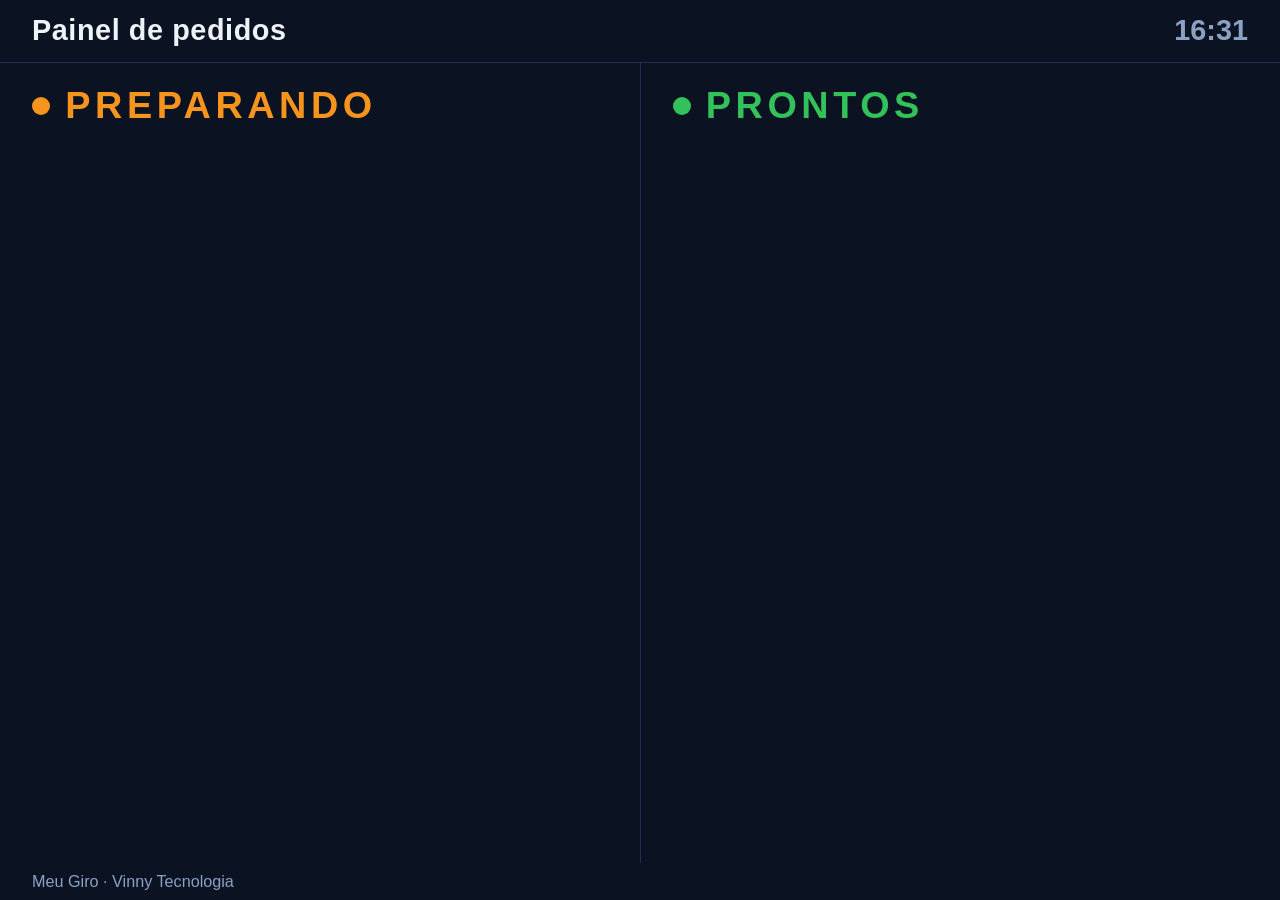
<file: tv.html>
<!doctype html>
<html lang="pt-BR">
<head>
<meta charset="utf-8">
<meta name="viewport" content="width=device-width, initial-scale=1">
<title>Painel de Pedidos</title>
<link rel="icon" href="vinny-mark.svg">
<style>
  :root {
    --bg: #0b1322; --card: #121e33; --line: #1f2f4d; --text: #eef3fa; --muted: #8aa1c4;
    --orange: #f7941d; --green: #33c15a; --blue: #3aa0e8;
  }
  * { box-sizing: border-box; margin: 0; padding: 0; }
  html, body { height: 100%; background: var(--bg); color: var(--text); overflow: hidden;
    font-family: "Segoe UI", Roboto, Arial, sans-serif; }
  #app { height: 100%; display: flex; flex-direction: column; }

  header { display: flex; align-items: center; justify-content: space-between;
    padding: 1.6vh 2.5vw; border-bottom: 1px solid var(--line); }
  header .loja { font-size: 3.2vh; font-weight: 800; letter-spacing: .02em; }
  header .hora { font-size: 3.2vh; font-weight: 700; color: var(--muted); }

  .cols { flex: 1; display: flex; min-height: 0; }
  .col { flex: 1; display: flex; flex-direction: column; padding: 2.4vh 2.5vw; min-height: 0; }
  .col + .col { border-left: 1px solid var(--line); }
  .col h2 { font-size: 4.2vh; letter-spacing: .12em; margin-bottom: 2vh; display: flex; align-items: center; }
  .col h2 .dot { width: 2vh; height: 2vh; border-radius: 50%; margin-right: 1.2vw; }
  .prep h2 { color: var(--orange); } .prep .dot { background: var(--orange); animation: pisca 1.4s infinite; }
  .pront h2 { color: var(--green); } .pront .dot { background: var(--green); }
  .lista { flex: 1; overflow: hidden; }

  .item { display: flex; align-items: center; background: var(--card); border-radius: 1.6vh;
    padding: 1.6vh 1.4vw; margin-bottom: 1.4vh; border-left: .8vh solid var(--orange);
    animation: entra .5s ease-out; }
  .item .num { font-size: 4.4vh; font-weight: 900; min-width: 7vw; color: var(--orange); }
  .item .nome { font-size: 4vh; font-weight: 700; white-space: nowrap; overflow: hidden; text-overflow: ellipsis; }

  .pront .item { border-left-color: var(--green); background: rgba(51,193,90,.12); padding: 2.2vh 1.4vw; }
  .pront .item .num { color: var(--green); font-size: 6vh; }
  .pront .item .nome { font-size: 5.4vh; font-weight: 800; }
  .pront .item.novo { animation: entra .5s ease-out, brilho 1.2s ease-in-out 3; }

  .vazio { color: var(--muted); font-size: 3vh; margin-top: 2vh; }

  footer { padding: 1vh 2.5vw; color: var(--muted); font-size: 1.8vh; display: flex; justify-content: space-between; }
  footer .off { color: var(--orange); font-weight: 700; }

  /* chamada grande quando fica pronto */
  #chamada { position: fixed; inset: 0; display: none; align-items: center; justify-content: center;
    flex-direction: column; background: rgba(6,12,22,.92); z-index: 10; text-align: center; }
  #chamada.on { display: flex; animation: fundo .4s ease-out; }
  #chamada .tag { font-size: 5vh; font-weight: 800; color: var(--green); letter-spacing: .3em; margin-bottom: 3vh; }
  #chamada .nome { font-size: 13vh; font-weight: 900; line-height: 1.05; padding: 0 4vw;
    animation: pop .7s cubic-bezier(.2,1.6,.4,1); }
  #chamada .num { margin-top: 4vh; font-size: 6vh; font-weight: 800; color: var(--text);
    background: var(--green); border-radius: 2vh; padding: 1.4vh 3vw; animation: pop .7s .15s both cubic-bezier(.2,1.6,.4,1); }
  #chamada .ring { position: absolute; width: 40vh; height: 40vh; border-radius: 50%;
    border: 1vh solid var(--green); opacity: 0; animation: onda 2s ease-out infinite; }
  #chamada .ring.r2 { animation-delay: 1s; }

  /* tela de ligar */
  #ligar { position: fixed; inset: 0; display: none; align-items: center; justify-content: center;
    flex-direction: column; text-align: center; background: var(--bg); z-index: 20; padding: 4vw; }
  #ligar.on { display: flex; }
  #ligar img { height: 9vh; margin-bottom: 4vh; }
  #ligar .t { font-size: 3.6vh; color: var(--muted); max-width: 70vw; line-height: 1.4; }
  #ligar .cod { font-size: 16vh; font-weight: 900; letter-spacing: .12em; margin: 4vh 0; color: var(--blue); }
  #ligar .s { font-size: 2.4vh; color: var(--muted); }

  #aviso { position: fixed; inset: 0; display: none; align-items: center; justify-content: center;
    font-size: 4vh; color: var(--orange); background: var(--bg); z-index: 15; text-align: center; padding: 6vw; }
  #aviso.on { display: flex; }

  @keyframes entra { from { opacity: 0; transform: translateY(2vh); } to { opacity: 1; transform: none; } }
  @keyframes brilho { 50% { background: rgba(51,193,90,.35); } }
  @keyframes pisca { 50% { opacity: .3; } }
  @keyframes pop { from { opacity: 0; transform: scale(.6); } to { opacity: 1; transform: none; } }
  @keyframes fundo { from { opacity: 0; } to { opacity: 1; } }
  @keyframes onda { from { opacity: .8; transform: scale(.5); } to { opacity: 0; transform: scale(2.6); } }
</style>
</head>
<body>
<div id="app">
  <header><div class="loja" id="loja">Painel de pedidos</div><div class="hora" id="hora"></div></header>
  <div class="cols">
    <div class="col prep"><h2><span class="dot"></span>PREPARANDO</h2><div class="lista" id="prep"></div></div>
    <div class="col pront"><h2><span class="dot"></span>PRONTOS</h2><div class="lista" id="pront"></div></div>
  </div>
  <footer><span>Meu Giro · Vinny Tecnologia</span><span id="status"></span></footer>
</div>

<div id="chamada"><div class="ring"></div><div class="ring r2"></div>
  <div class="tag">PEDIDO PRONTO</div><div class="nome" id="cNome"></div><div class="num" id="cNum"></div></div>

<div id="ligar">
  <img src="meugiro-logo.png" alt="">
  <div class="t">No app Meu Giro, abra <b>Painel TV</b>, toque no ícone da TV e digite este código:</div>
  <div class="cod" id="codigo">······</div>
  <div class="s">Esta tela fica ligada à loja até ser removida no app.</div>
</div>

<div id="aviso"></div>

<script>
(function () {
  var API = "https://api.vinnytecnologia.com.br/api/tv";
  var CHAVE = "meugiro_tv_token";
  var token = null;
  var conhecidos = null;   // ids de prontos ja vistos (null = primeira carga, nao anuncia)
  var fila = [], anunciando = false;
  var falhas = 0;

  function $(id) { return document.getElementById(id); }
  function ler() { try { return window.localStorage.getItem(CHAVE); } catch (e) { return null; } }
  function gravar(v) { try { if (v) localStorage.setItem(CHAVE, v); else localStorage.removeItem(CHAVE); } catch (e) {} }
  function esc(s) { return String(s == null ? "" : s).replace(/[&<>"]/g, function (c) {
    return { "&": "&amp;", "<": "&lt;", ">": "&gt;", '"': "&quot;" }[c]; }); }

  function req(metodo, url, cb) {
    var x = new XMLHttpRequest();
    x.open(metodo, url, true);
    x.timeout = 15000;
    x.onreadystatechange = function () {
      if (x.readyState !== 4) return;
      var j = null;
      try { j = JSON.parse(x.responseText); } catch (e) {}
      cb(x.status, j);
    };
    x.send();
  }

  function relogio() {
    var d = new Date();
    $("hora").innerHTML = (d.getHours() < 10 ? "0" : "") + d.getHours() + ":" + (d.getMinutes() < 10 ? "0" : "") + d.getMinutes();
  }

  function nomeDe(p) { return p.nome ? p.nome : "Atendimento " + (p.numero == null ? "" : p.numero); }

  function render(d) {
    $("loja").innerHTML = esc(d.loja || "Painel de pedidos");
    var prep = d.preparando || [], pront = d.prontos || [];
    var h = "";
    for (var i = 0; i < prep.length; i++) {
      h += '<div class="item"><div class="num">' + esc(prep[i].numero) + '</div><div class="nome">' + esc(nomeDe(prep[i])) + "</div></div>";
    }
    $("prep").innerHTML = h || '<div class="vazio">Nenhum pedido em preparo</div>';

    var novos = [], ids = {};
    h = "";
    for (i = 0; i < pront.length; i++) {
      var p = pront[i], novo = conhecidos !== null && !conhecidos[p.id];
      ids[p.id] = true;
      if (novo) novos.push(p);
      h += '<div class="item' + (novo ? " novo" : "") + '"><div class="num">' + esc(p.numero) + '</div><div class="nome">' + esc(nomeDe(p)) + "</div></div>";
    }
    $("pront").innerHTML = h || '<div class="vazio">Aguardando...</div>';
    conhecidos = ids;
    // o mais antigo primeiro
    for (i = novos.length - 1; i >= 0; i--) fila.push(novos[i]);
    anunciar();

    $("status").innerHTML = d.online === false ? '<span class="off">Loja offline · tentando de novo</span>' : "Atualizado " + $("hora").innerHTML;
  }

  function anunciar() {
    if (anunciando || !fila.length) return;
    anunciando = true;
    var p = fila.shift();
    $("cNome").innerHTML = esc(nomeDe(p));
    $("cNum").innerHTML = p.numero == null ? "" : "Nº " + esc(p.numero);
    var c = $("chamada");
    c.className = "";
    void c.offsetWidth; // reinicia a animacao
    c.className = "on";
    som();
    falar(nomeDe(p));
    setTimeout(function () { c.className = ""; anunciando = false; setTimeout(anunciar, 400); }, 7000);
  }

  var ctx = null;
  function som() {
    try {
      ctx = ctx || new (window.AudioContext || window.webkitAudioContext)();
      var notas = [880, 1175, 1568], t = ctx.currentTime;
      for (var i = 0; i < notas.length; i++) {
        var o = ctx.createOscillator(), g = ctx.createGain();
        o.type = "sine"; o.frequency.value = notas[i];
        g.gain.setValueAtTime(0.0001, t + i * 0.18);
        g.gain.exponentialRampToValueAtTime(0.4, t + i * 0.18 + 0.02);
        g.gain.exponentialRampToValueAtTime(0.0001, t + i * 0.18 + 0.5);
        o.connect(g); g.connect(ctx.destination);
        o.start(t + i * 0.18); o.stop(t + i * 0.18 + 0.55);
      }
    } catch (e) {}
  }
  function falar(nome) {
    try {
      if (!window.speechSynthesis) return;
      var u = new SpeechSynthesisUtterance(nome + ", seu pedido está pronto");
      u.lang = "pt-BR"; u.rate = 0.95;
      setTimeout(function () { speechSynthesis.speak(u); }, 700);
    } catch (e) {}
  }

  function novaTv() {
    req("POST", API + "/nova", function (st, j) {
      if (st === 200 && j && j.data) { token = j.data.token; gravar(token); }
      setTimeout(ciclo, 1000);
    });
  }

  function ciclo() {
    if (!token) { novaTv(); return; }
    req("GET", API + "/" + token, function (st, j) {
      if (st === 404) { token = null; gravar(null); conhecidos = null; novaTv(); return; }
      if (st !== 200 || !j || !j.data) {
        falhas++;
        if (falhas > 3) $("status").innerHTML = '<span class="off">Sem conexão · tentando de novo</span>';
        setTimeout(ciclo, 5000);
        return;
      }
      falhas = 0;
      var d = j.data;
      $("ligar").className = d.ligada ? "" : "on";
      if (!d.ligada) $("codigo").innerHTML = esc(d.codigo || "");
      if (d.bloqueada || d.desativado) {
        $("aviso").innerHTML = d.bloqueada ? "Painel suspenso. Fale com o suporte." : "Painel TV não está ativado nesta loja. Fale com a sua revenda.";
        $("aviso").className = "on";
      }
      else { $("aviso").className = ""; if (d.ligada) render(d); }
      setTimeout(ciclo, 3000);
    });
  }

  // toque/clique: tela cheia e libera o som (alguns navegadores so tocam depois de um toque)
  document.addEventListener("click", function () {
    try { ctx = ctx || new (window.AudioContext || window.webkitAudioContext)(); ctx.resume && ctx.resume(); } catch (e) {}
    var el = document.documentElement, f = el.requestFullscreen || el.webkitRequestFullscreen;
    if (f) try { f.call(el); } catch (e) {}
  });

  relogio();
  setInterval(relogio, 10000);
  token = ler();
  ciclo();
})();
</script>
</body>
</html>
</file>
